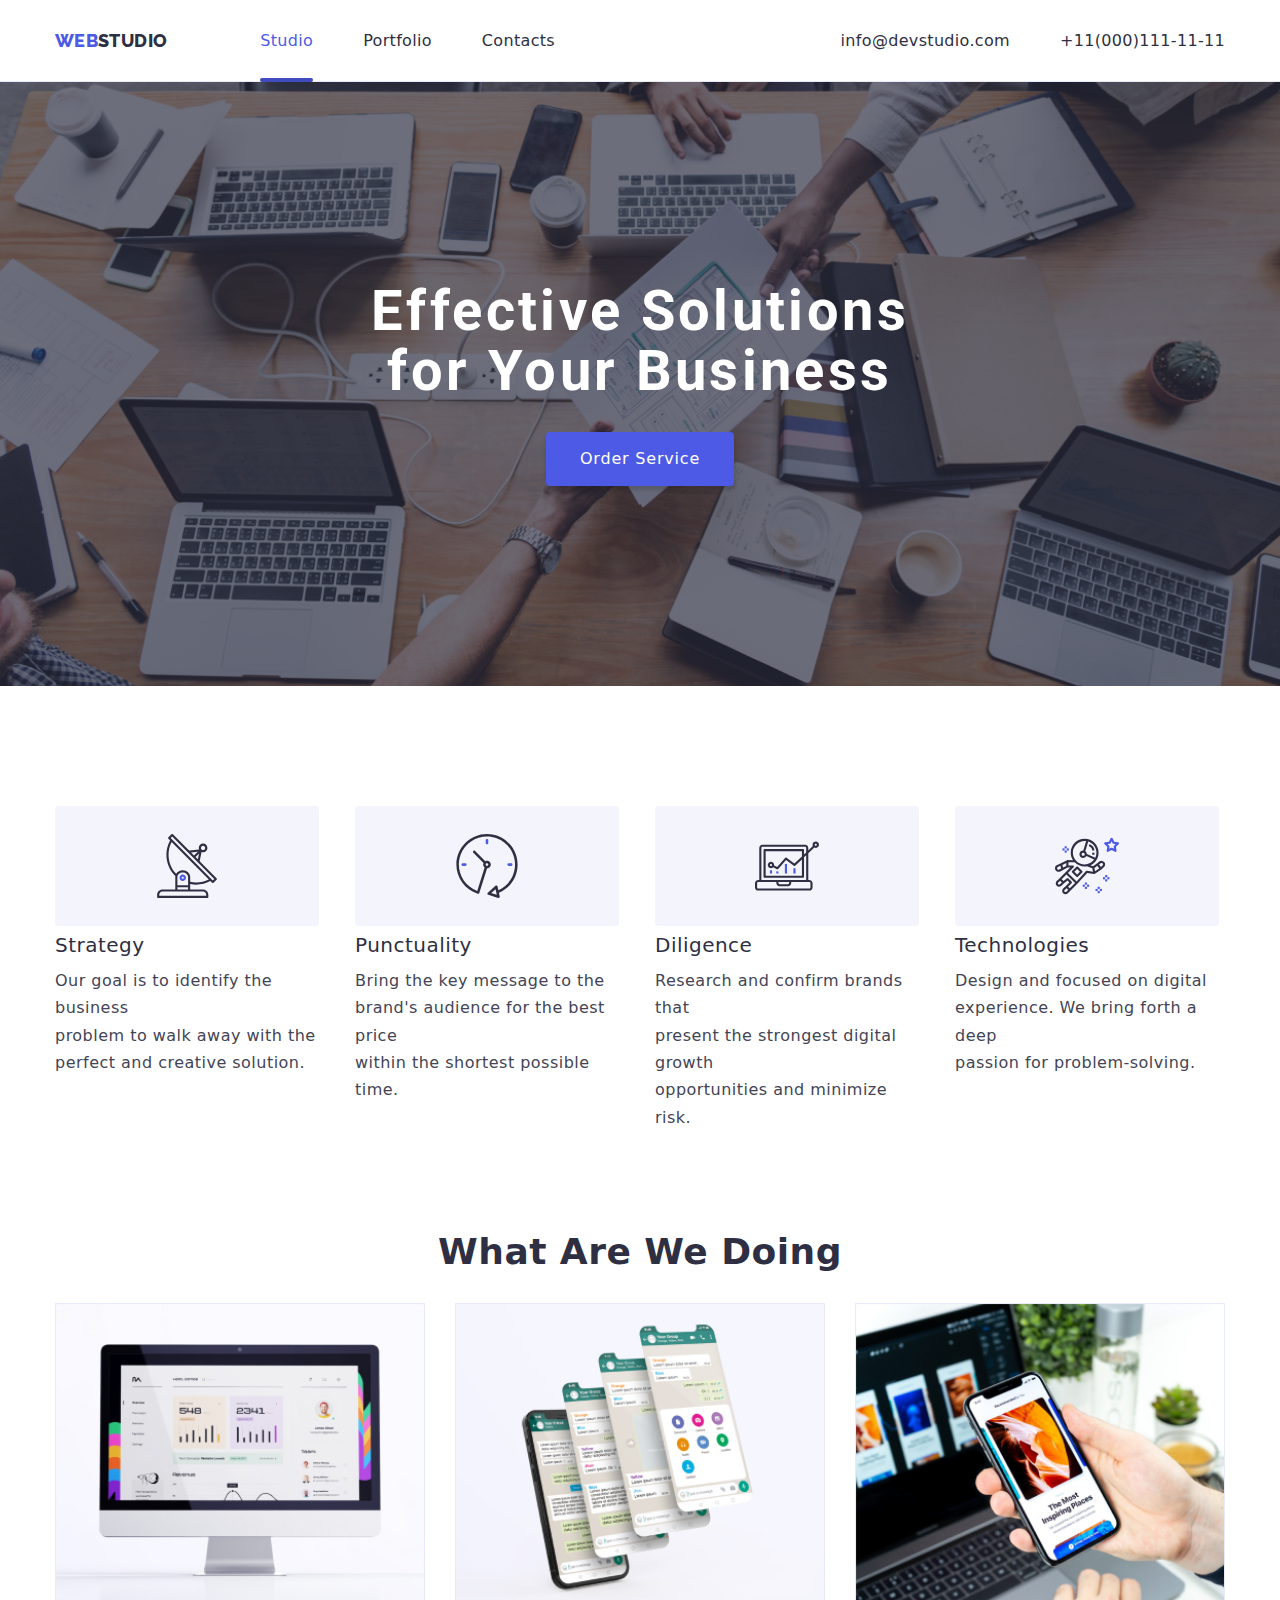
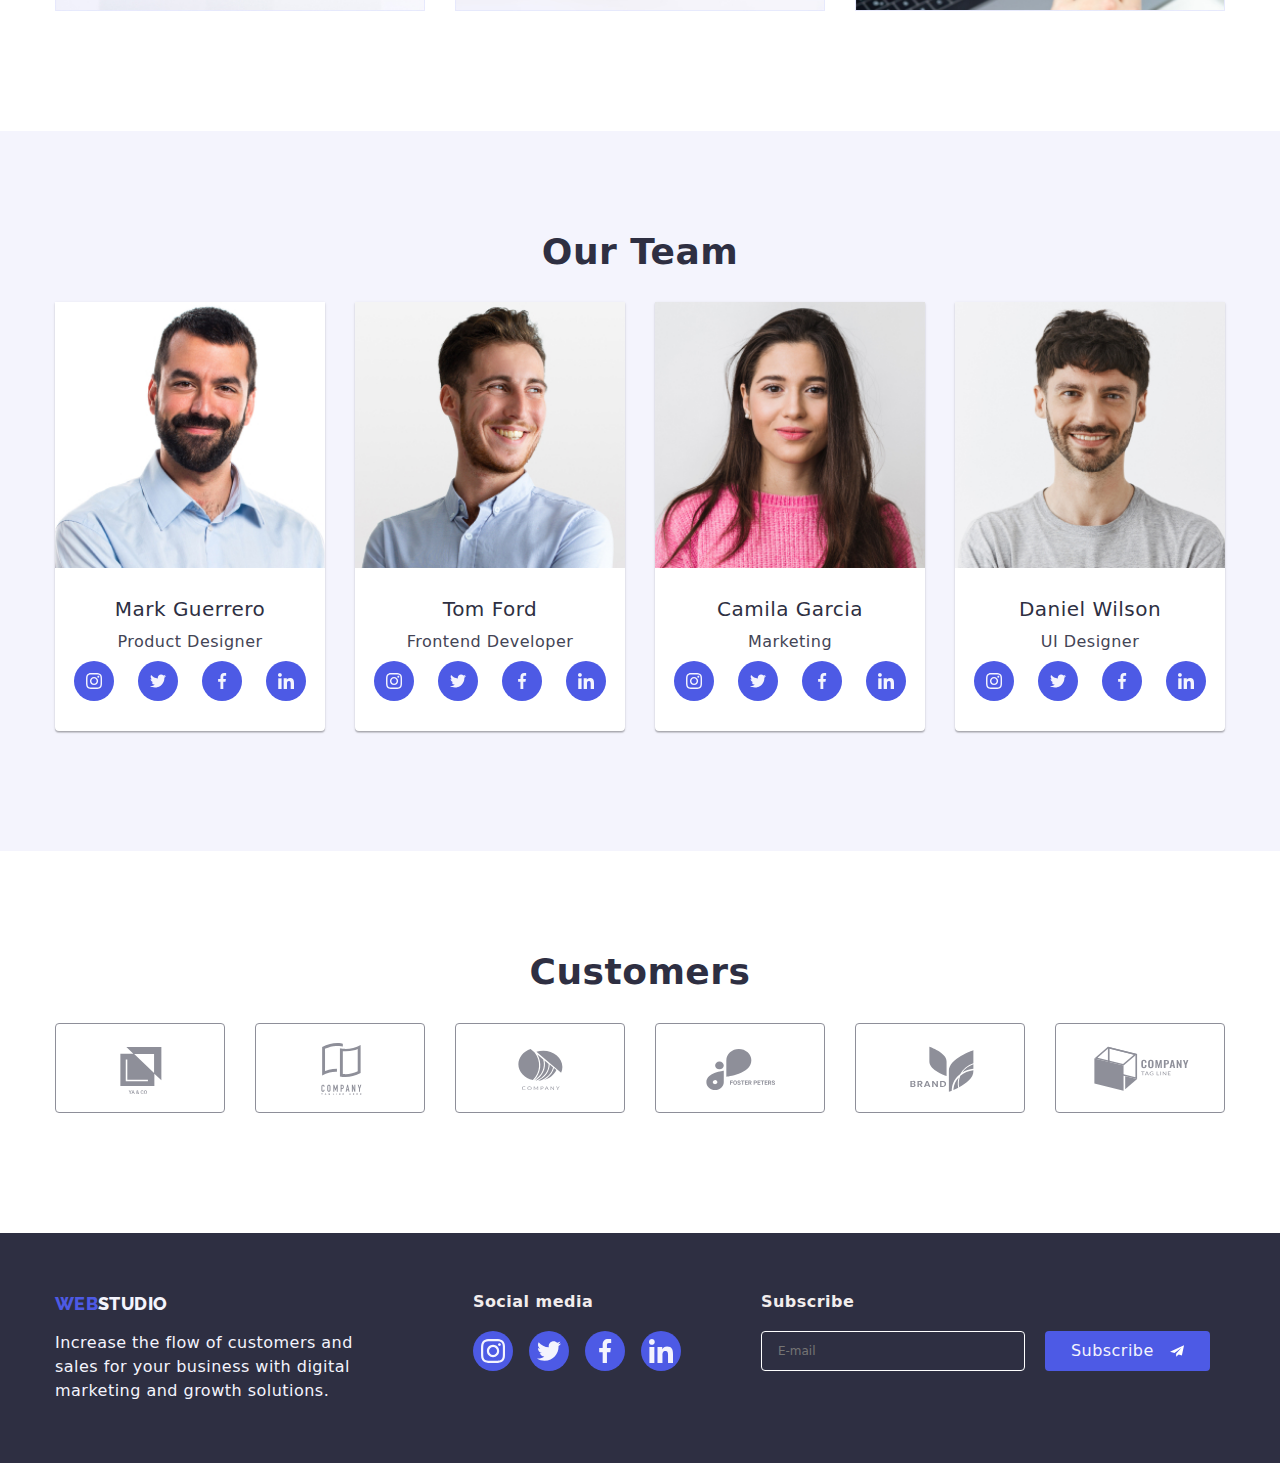
<file: index.html>
<!DOCTYPE html>
<html lang="en">
  <head>
    <meta charset="UTF-8" />
    <meta name="viewport" content="width=device-width, initial-scale=1.0" />
    <title>Studio</title>
    <link rel="stylesheet" href="./CSS/styles.css" />
    <link rel="preconnect" href="https://fonts.googleapis.com" />
    <link rel="preconnect" href="https://fonts.gstatic.com" crossorigin />
    <link
      href="https://fonts.googleapis.com/css2?family=Raleway:wght@800&family=Roboto:wght@400;500;700;900&display=swap"
      rel="stylesheet"
    />
    <link
      rel="stylesheet"
      href="https://cdnjs.cloudflare.com/ajax/libs/modern-normalize/2.0.0/modern-normalize.min.css"
    />
  </head>
  <body>
    <header class="page-header">
      <div class="container menu">
        <!--nav-->
        <nav class="navigation">
          <a href="./index.html" class="logo-link"
            ><span class="logo">WEB</span><span class="studio">STUDIO</span></a
          >
          <ul class="nav-menu list">
            <li class="item">
              <a class="page current link" href="index.html">Studio</a>
            </li>
            <li class="item">
              <a class="page link" href="portfolio.html">Portfolio</a>
            </li>
            <li class="item">
              <a class="page link" href="#">Contacts</a>
            </li>
          </ul>
        </nav>
        <ul class="contacts-menu list">
          <li class="item">
            <a href="mailto:info@devstudiocom" class="contact link"
              >info@devstudio.com</a
            >
          </li>
          <li class="item">
            <a href="tel:+110001111111" class="contact link"
              >+11(000)111-11-11</a
            >
          </li>
        </ul>
      </div>
    </header>
    <!--Main Section-->
    <main>
      <!--section 1-->
      <section class="hero">
        <div class="container">
          <h1 class="hero-title">
            Effective Solutions<br />
            for Your Business
          </h1>
          <!--buttons-->
          <button type="button" class="button primary" data-modal-open>
            Order Service
          </button>
        </div>
      </section>
      <!--section 2-->
      <section class="section">
        <div class="container">
          <ul class="benefits list">
            <li class="item">
              <div class="icon">
                <svg class="antenna" width="64" height="64">
                  <use href="./images/icons.svg#antenna"></use>
                </svg>
              </div>
              <h3 class="title">Strategy</h3>
              <p class="description">
                Our goal is to identify the business<br />
                problem to walk away with the<br />
                perfect and creative solution.
              </p>
            </li>
            <li class="item">
              <div class="icon">
                <svg class="antenna" width="64" height="64">
                  <use href="./images/icons.svg#clock"></use>
                </svg>
              </div>
              <h3 class="title">Punctuality</h3>
              <p class="description">
                Bring the key message to the<br />
                brand's audience for the best price<br />
                within the shortest possible time.
              </p>
            </li>
            <li class="item">
              <div class="icon">
                <svg class="antenna" width="64" height="64">
                  <use href="./images/icons.svg#diagram"></use>
                </svg>
              </div>
              <h3 class="title">Diligence</h3>
              <p class="description">
                Research and confirm brands that<br />
                present the strongest digital growth<br />
                opportunities and minimize risk.
              </p>
            </li>
            <li class="item">
              <div class="icon">
                <svg class="antenna" width="64" height="64">
                  <use href="./images/icons.svg#astronaut"></use>
                </svg>
              </div>
              <h3 class="title">Technologies</h3>
              <p class="description">
                Design and focused on digital<br />
                experience. We bring forth a deep<br />
                passion for problem-solving.
              </p>
            </li>
          </ul>
        </div>
      </section>
      <!--section 3-->
      <section class="section no-top-padding">
        <div class="container">
          <h2 class="section-title">What Are We Doing</h2>
          <ul class="what-we-do list">
            <li class="item">
              <img
                src="./images/img-monitor.jpg"
                alt="monitor"
                width="370"
                height="294"
                class="image"
              />
            </li>
            <li class="item">
              <img
                src="./images/img-mobile-1.jpg"
                alt="mobile-1"
                width="370"
                height="294"
                class="image"
              />
            </li>
            <li class="item">
              <img
                src="./images/img-mobile-2.jpg"
                alt="mobile-2"
                width="370"
                height="294"
                class="image"
              />
            </li>
          </ul>
        </div>
      </section>
      <!--section 4-->
      <section class="section bg-team">
        <div class="container">
          <h2 class="section-title">Our Team</h2>
          <ul class="team list">
            <li class="item">
              <img
                src="./images/img-mark.jpg"
                alt="Mark"
                width="270"
                height="260"
                class="image"
              />
              <h3 class="name">Mark Guerrero</h3>
              <p class="position">Product Designer</p>
              <ul class="social-team list">
                <li class="icon-item">
                  <a
                    class="link"
                    href="https://instagram.com/"
                    target="_blank"
                    rel="noopener noreferrer"
                    aria-label="Link to Instagram"
                    ><svg class="team-icon" width="16" height="16">
                      <use href="./images/icons.svg#instagram"></use>
                    </svg>
                  </a>
                </li>
                <li class="icon-item">
                  <a
                    class="link"
                    href="https://twitter.com/"
                    target="_blank"
                    rel="noopener noreferrer"
                    aria-label="Link to Twitter"
                    ><svg class="team-icon" width="16" height="16">
                      <use href="./images/icons.svg#twitter"></use>
                    </svg>
                  </a>
                </li>
                <li class="icon-item">
                  <a
                    class="link"
                    href="https://facebook.com/"
                    target="_blank"
                    rel="noopener noreferrer"
                    aria-label="Link to Facebook"
                    ><svg class="team-icon" width="16" height="16">
                      <use href="./images/icons.svg#facebook"></use>
                    </svg>
                  </a>
                </li>
                <li class="icon-item">
                  <a
                    class="link"
                    href="https://linkedin.com/"
                    target="_blank"
                    rel="noopener noreferrer"
                    aria-label="Link to Linkedin"
                    ><svg class="team-icon" width="16" height="16">
                      <use href="./images/icons.svg#linkedin"></use>
                    </svg>
                  </a>
                </li>
              </ul>
            </li>
            <li class="item">
              <img
                src="./images/img-tom.jpg"
                alt="Tom"
                width="270"
                height="260"
                class="image"
              />
              <h3 class="name">Tom Ford</h3>
              <p class="position">Frontend Developer</p>
              <ul class="social-team list">
                <li class="icon-item">
                  <a
                    class="link"
                    href="https://instagram.com/"
                    target="_blank"
                    rel="noopener noreferrer"
                    aria-label="Link to Instagram"
                    ><svg class="team-icon" width="16" height="16">
                      <use href="./images/icons.svg#instagram"></use>
                    </svg>
                  </a>
                </li>
                <li class="icon-item">
                  <a
                    class="link"
                    href="https://twitter.com/"
                    target="_blank"
                    rel="noopener noreferrer"
                    aria-label="Link to Twitter"
                    ><svg class="team-icon" width="16" height="16">
                      <use href="./images/icons.svg#twitter"></use>
                    </svg>
                  </a>
                </li>
                <li class="icon-item">
                  <a
                    class="link"
                    href="https://facebook.com/"
                    target="_blank"
                    rel="noopener noreferrer"
                    aria-label="Link to Facebook"
                    ><svg class="team-icon" width="16" height="16">
                      <use href="./images/icons.svg#facebook"></use>
                    </svg>
                  </a>
                </li>
                <li class="icon-item">
                  <a
                    class="link"
                    href="https://linkedin.com/"
                    target="_blank"
                    rel="noopener noreferrer"
                    aria-label="Link to Linkedin"
                    ><svg class="team-icon" width="16" height="16">
                      <use href="./images/icons.svg#linkedin"></use>
                    </svg>
                  </a>
                </li>
              </ul>
            </li>
            <li class="item">
              <img
                src="./images/img-camila.jpg"
                alt="Camila"
                width="270"
                height="260"
                class="image"
              />
              <h3 class="name">Camila Garcia</h3>
              <p class="position">Marketing</p>
              <ul class="social-team list">
                <li class="icon-item">
                  <a
                    class="link"
                    href="https://instagram.com/"
                    target="_blank"
                    rel="noopener noreferrer"
                    aria-label="ink to Instagram"
                    ><svg class="team-icon" width="16" height="16">
                      <use href="./images/icons.svg#instagram"></use>
                    </svg>
                  </a>
                </li>
                <li class="icon-item">
                  <a
                    class="link"
                    href="https://twitter.com/"
                    target="_blank"
                    rel="noopener noreferrer"
                    aria-label="Link to Twitter"
                    ><svg class="team-icon" width="16" height="16">
                      <use href="./images/icons.svg#twitter"></use>
                    </svg>
                  </a>
                </li>
                <li class="icon-item">
                  <a
                    class="link"
                    href="https://facebook.com/"
                    target="_blank"
                    rel="noopener noreferrer"
                    aria-label="Link to Facebook"
                    ><svg class="team-icon" width="16" height="16">
                      <use href="./images/icons.svg#facebook"></use>
                    </svg>
                  </a>
                </li>
                <li class="icon-item">
                  <a
                    class="link"
                    href="https://linkedin.com/"
                    target="_blank"
                    rel="noopener noreferrer"
                    aria-label="Link to Linkedin"
                    ><svg class="team-icon" width="16" height="16">
                      <use href="./images/icons.svg#linkedin"></use>
                    </svg>
                  </a>
                </li>
              </ul>
            </li>
            <li class="item">
              <img
                src="./images/img-daniel.jpg"
                alt="Daniel"
                width="270"
                heigh="260"
                class="image"
              />
              <h3 class="name">Daniel Wilson</h3>
              <p class="position">UI Designer</p>
              <ul class="social-team list">
                <li class="icon-item">
                  <a
                    class="link"
                    href="https://instagram.com/"
                    target="_blank"
                    rel="noopener noreferrer"
                    aria-label="Link to Instagram"
                    ><svg class="team-icon" width="16" height="16">
                      <use href="./images/icons.svg#instagram"></use>
                    </svg>
                  </a>
                </li>
                <li class="icon-item">
                  <a
                    class="link"
                    href="https://twitter.com/"
                    target="_blank"
                    rel="noopener noreferrer"
                    aria-label="Link to Twitter"
                    ><svg class="team-icon" width="16" height="20">
                      <use href="./images/icons.svg#twitter"></use>
                    </svg>
                  </a>
                </li>
                <li class="icon-item">
                  <a
                    class="link"
                    href="https://facebook.com/"
                    target="_blank"
                    rel="noopener noreferrer"
                    aria-label="Link to Facebook"
                    ><svg class="team-icon" width="16" height="20">
                      <use href="./images/icons.svg#facebook"></use>
                    </svg>
                  </a>
                </li>
                <li class="icon-item">
                  <a
                    class="link"
                    href="https://linkedin.com/"
                    target="_blank"
                    rel="noopener noreferrer"
                    aria-label="Lin to Linkedin"
                    ><svg class="team-icon" width="16" height="16">
                      <use href="./images/icons.svg#linkedin"></use>
                    </svg>
                  </a>
                </li>
              </ul>
            </li>
          </ul>
        </div>
      </section>
      <!--section 5-->
      <section class="section">
        <div class="container">
          <h2 class="section-title">Customers</h2>
          <ul class="partners list">
            <li class="item">
              <a href class="link" aria-label="Client 1">
                <svg class="client-icon" width="104" height="56">
                  <use href="./images/icons.svg#client-1"></use>
                </svg>
              </a>
            </li>
            <li class="item">
              <a href class="link" aria-label="Client 2">
                <svg class="client-icon" width="104" height="56">
                  <use href="./images/icons.svg#client-2"></use>
                </svg>
              </a>
            </li>
            <li class="item">
              <a href class="link" aria-label="Client 3">
                <svg class="client-icon" width="104" height="56">
                  <use href="./images/icons.svg#client-3"></use>
                </svg>
              </a>
            </li>
            <li class="item">
              <a href class="link" aria-label="Client 4">
                <svg class="client-icon" width="104" height="56">
                  <use href="./images/icons.svg#client-4"></use>
                </svg>
              </a>
            </li>
            <li class="item">
              <a href class="link" aria-label="Client 5">
                <svg class="client-icon" width="104" height="56">
                  <use href="./images/icons.svg#client-5"></use>
                </svg>
              </a>
            </li>
            <li class="item">
              <a href class="link" aria-label="Client 6">
                <svg class="client-icon" width="104" height="56">
                  <use href="./images/icons.svg#client-6"></use>
                </svg>
              </a>
            </li>
          </ul>
        </div>
      </section>
      <!--footer-->
    </main>
    <footer class="page-footer">
      <div class="container">
        <!--Main Footer-->
        <div class="footer">
          <!--Footer section 1-->
          <div class="footer-address">
            <a href="index.html" class="logo-link"
              ><span class="logo">WEB</span
              ><span class="studio-footer">STUDIO</span>
            </a>
            <p class="footer-description">
              Increase the flow of customers and <br />
              sales for your business with digital<br />
              marketing and growth solutions.
            </p>
          </div>
          <!--Footer Section 2-->
          <div class="footer-block link">
            <b class="footer-heading">Social media</b>
            <ul class="social-footer list">
              <li class="icon-item">
                <a
                  class="link"
                  href="https://instagram.com/"
                  target="_blank"
                  rel="noopener noreferrer"
                  aria-label="Link to Instagram"
                  ><svg class="team-icon" width="24" height="24">
                    <use href="./images/icons.svg#instagram"></use>
                  </svg>
                </a>
              </li>
              <li class="icon-item">
                <a
                  class="link"
                  href="https://twitter.com/"
                  target="_blank"
                  rel="noopener noreferrer"
                  aria-label="Link to Twitter"
                  ><svg class="team-icon" width="24" height="24">
                    <use href="./images/icons.svg#twitter"></use>
                  </svg>
                </a>
              </li>
              <li class="icon-item">
                <a
                  class="link"
                  href="https://facebook.com/"
                  target="_blank"
                  rel="noopener noreferrer"
                  aria-label="Link to Facebook"
                  ><svg class="team-icon" width="24" height="24">
                    <use href="./images/icons.svg#facebook"></use>
                  </svg>
                </a>
              </li>
              <li class="icon-item">
                <a
                  class="link"
                  href="https://linkedin.com/"
                  target="_blank"
                  rel="noopener noreferrer"
                  aria-label="Link to Linkedin"
                  ><svg class="team-icon" width="24" height="24">
                    <use href="./images/icons.svg#linkedin"></use>
                  </svg>
                </a>
              </li>
            </ul>
          </div>
          <!--Footer Section 3-->
          <div class="footer-subs">
            <b class="footer-heading-2">Subscribe</b>
            <form class="footer-email-1">
              <label>
                <input
                  type="email"
                  name="email"
                  class="footer-email"
                  placeholder="E-mail"
                  required
                />
                </label>
              <button type="submit" class="footer button">
                Subscribe
                <svg class="footer-sub" width="24" height="24">
                  <use href="./images/icons.svg#assets"></use>
                </svg>
              </button>
               </label>
            </form>
          </div>
        </div>
      </div>
    </footer>
    <div class="backdrop is-hidden" data-modal>
      <div class="modal">
        <b class="form-header">Leave your contacts and we will call you back</b>
        <div class="form-cont">
          <form
            name="signup_form"
            autocomplete="on"
            class="form-container"
            novalidate
          >
            <label class="label-form">
              <span class="input-name">Name</span>
              <input
                type="text"
                class="form-input"
                name="full_name"
                required
                class="name"
                required
              />
              <svg class="form-input-icon" width="18" height="18">
                <use href="./images/icons.svg#person"></use>
              </svg>
            </label>
            <label class="label-form">
              <span class="input-name">Phone</span>
              <input
                class="form-input"
                type="tel"
                name="phone"
                class="phone"
                required
              />
              <svg class="form-input-icon" width="18" height="24">
                <use href="./images/icons.svg#phone"></use>
              </svg>
            </label>
            <label class="label-form">
              <span class="input-name">Email</span>
              <input
                class="form-input"
                type="email"
                name="email"
                class="email"
                required
              />
              <svg class="form-input-icon" width="18" height="24">
                <use href="./images/icons.svg#email"></use>
              </svg>
            </label>
            <label class="label-form-comment">
              <span class="input-comment">Comment</span>
              <textarea required
                name="comment"
                class="form-input-comment"
                type="comment"
                rows="5"
                placeholder="Text input...."
                class="comment"
              ></textarea>
            </label>
            <label class="agree-check" for="user-terms">
              <input
                class="checkmark"
                id="checkbox2"
                type="checkbox"
                name="user-terms"
              />
              <svg class="check-icon" width="16" height="16">
                <use href="./images/icons.svg#check-icon"></use>
              </svg>
              <span>
                I accept the terms and conditions of the
                <a class="privacy" href="#">Privacy Policy </a></span
              >
            </label>
            <div class="form-button">
              <button type="submit" class="button form">Send</button>
            </div>
          </form>
          <button type="submit" class="modal-close" data-modal-close>
            <svg class="modal-close-icon" width="8" height="8">
              <use href="./images/icons.svg#close"></use>
            </svg>
          </button>
        </div>
      </div>
      <script src="./js/modal.js"></script>
    </div>
  </body>
</html>
</file>
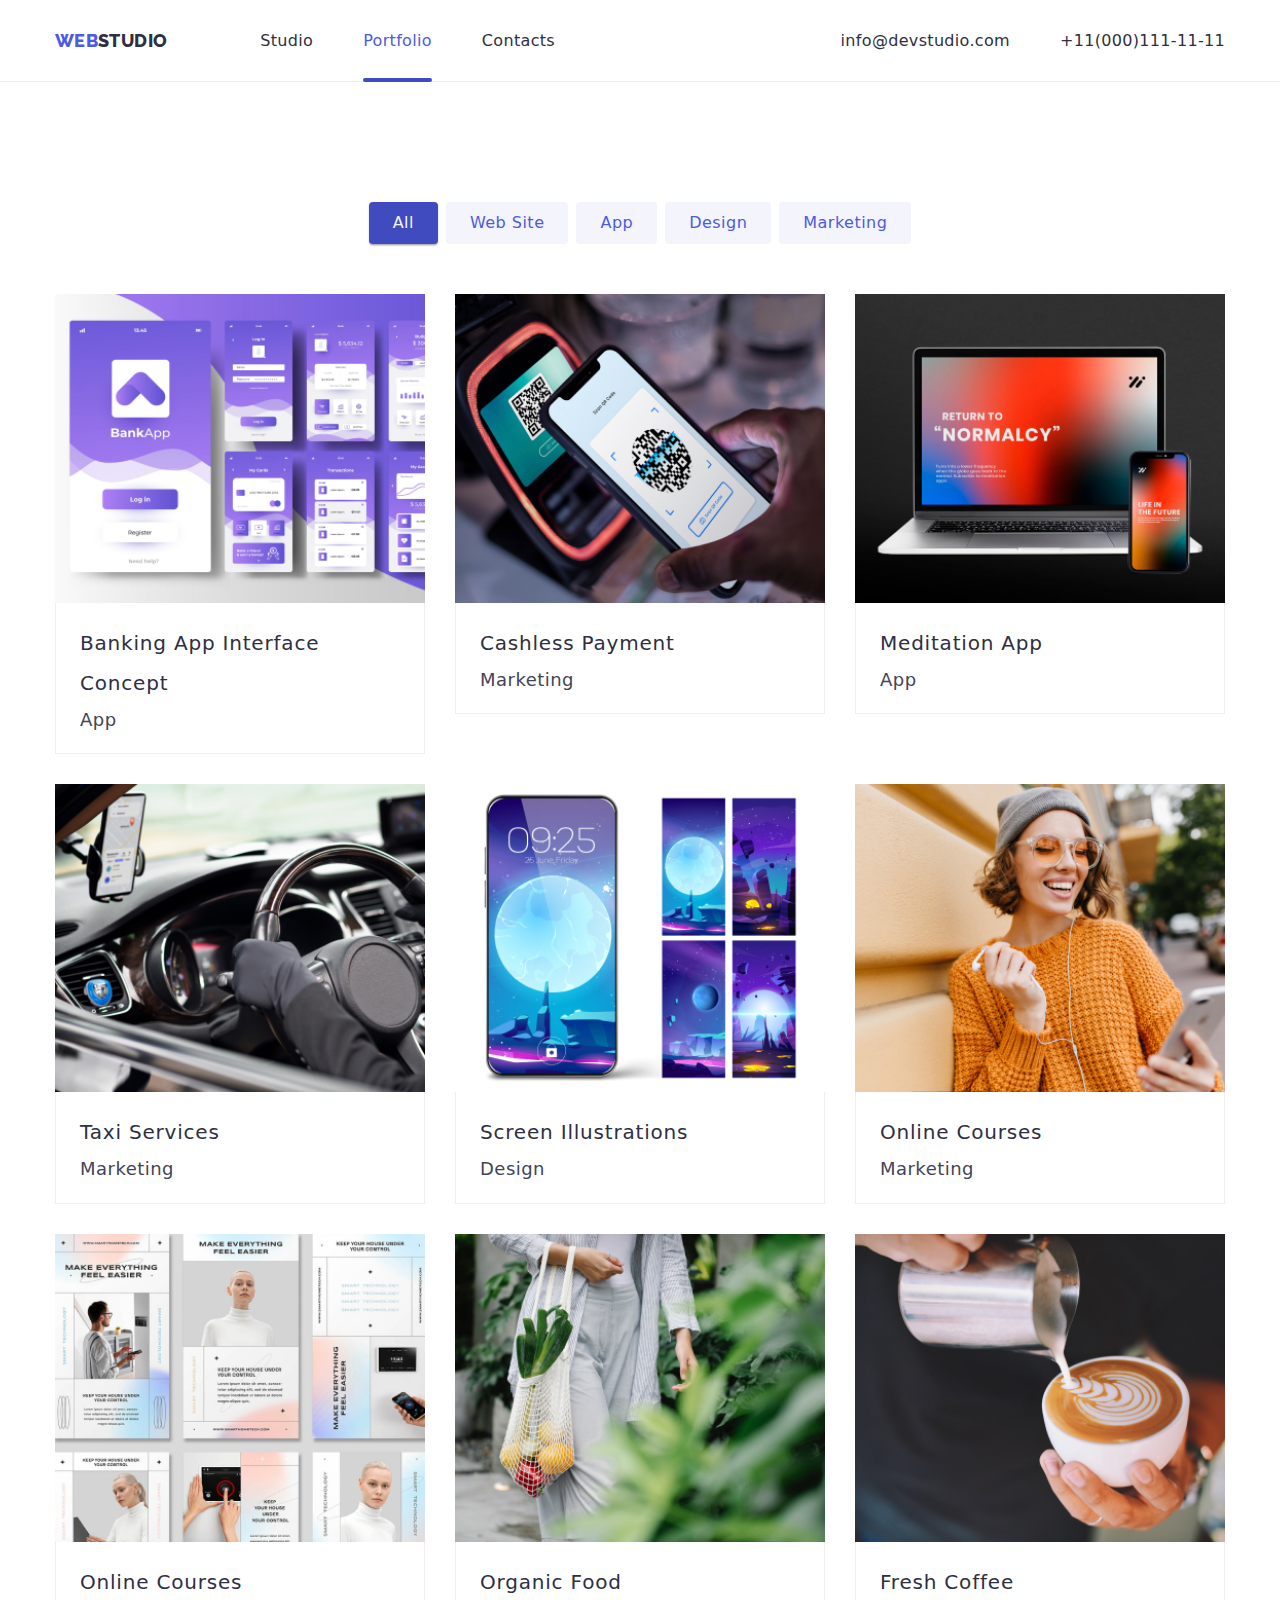
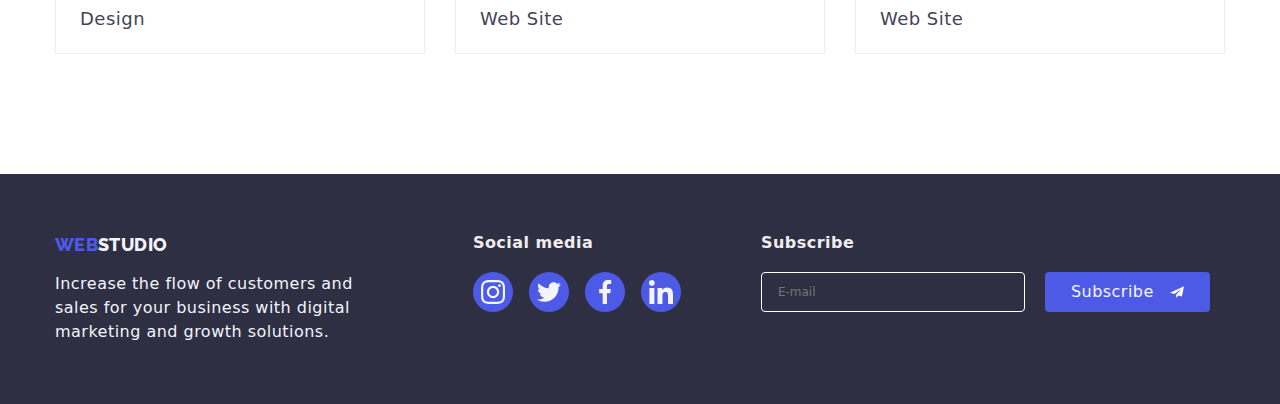
<file: portfolio.html>
<!DOCTYPE html>
<html lang="en">
  <head>
    <meta charset="UTF-8" />
    <meta name="viewport" content="width=device-width, initial-scale=1.0" />
    <title>Portfolio</title>
    <link rel="stylesheet" href="./CSS/styles.css" />
    <link rel="preconnect" href="https://fonts.googleapis.com" />
    <link rel="preconnect" href="https://fonts.gstatic.com" crossorigin />
    <link
      href="https://fonts.googleapis.com/css2?family=Raleway:wght@800&family=Roboto:wght@400;500;700;900&display=swap"
      rel="stylesheet"
/>
    <link
      rel="stylesheet"
      href="https://cdnjs.cloudflare.com/ajax/libs/modern-normalize/2.0.0/modern-normalize.min.css"
    />
  </head>
  <body>
    <header class="page-header">
        <div class="container menu">
      <!--nav-->
      <nav class="navigation">
        <a href="./index.html" class="logo-link"
          ><span class="logo">WEB</span><span class="studio">STUDIO</span></a
        >
        <ul class="nav-menu list">
          <li class="item">
            <a class="page link" href="index.html">Studio</a>
          </li>
          <li class="item">
            <a class="page current link" href="portfolio.html">Portfolio</a>
          </li>
          <li class="item">
            <a class="page link" href="#">Contacts</a>
          </li>
        </ul>
      </nav>
      <ul class="contacts-menu list">
        <li class="item">
          <a href="mailto:info@devstudiocom" class="contact link">info@devstudio.com</a>
        </li>
        <li class="item">
          <a href="tel:+110001111111" class="contact link">+11(000)111-11-11</a>
        </li>
      </ul>
    </header>
    </section>
    <!--Main Section-->
        <main>
      <section class="section">
        <div class="container">
          <ul class="filters list">
            <!--buttons-->
            <li class="space">
              <button type="button" class="button filter current">All</button>
            </li>
            <li class="space">
              <button type="button" class="button filter">Web Site</button>
            </li>
            <li class="space">
              <button type="button" class="button filter">App</button>
            </li>
            <li class="space">
              <button type="button" class="button filter">Design</button>
            </li>
            <li class="space">
              <button type="button" class="button filter">Marketing</button>
            </li>
          </ul>
          <ul class="projects list">
            <li class="project-card">
               <div class="overlay">
                <a href="#" class="project link">
                <img
                  src="./images/portfolio-img-bank.jpg"
                    alt="Banking App Interface"
                       width="370"
                       height="300"
                       class="image"
                />
                   <p class="text-content">14 Stylish and User-Friendly App Design<br>
                                            Concepts • Task Manager App • Calorie<br>
                                            Tracker App • Exotic Fruit Ecommerce<br>
                                            App • Cloud Storage App</p> 
                </div>
                <div class="substrate">
                <h3 class="name">Banking App Interface Concept</h3>
                <p class="type">App</p>
                 </div>
              </a>
            </li>
             <li class="project-card">
                  <div class="overlay">
                    <a href="#" class="project link">
                      <img
                      src="./images/img-portfolio-cash.jpg"
                      alt="Banking App Interface"
                        width="370"
                        height="300"
                        class="image"
                      />
                    <p class="text-content">14 Stylish and User-Friendly App Design<br>
                                            Concepts • Task Manager App • Calorie<br>
                                            Tracker App • Exotic Fruit Ecommerce<br>
                                            App • Cloud Storage App</p> 
                  </div>
                  <div class="substrate">
                  <h3 class="name">Cashless Payment</h3>
                  <p class="type">Marketing</p>
                   </div>
                  </a>
              </li>
            <li class="project-card">
              <div class="overlay"> 
               <a href="#" class="project link">
                <img
                    src="./images/img-portfolio-meditation.jpg"
                    alt="Banking App Interface"
                    width="370"
                    height="300"
                    class="image"
                    />
                    <p class="text-content">14 Stylish and User-Friendly App Design<br>
                                          Concepts • Task Manager App • Calorie<br>
                                          Tracker App • Exotic Fruit Ecommerce<br>
                                          App • Cloud Storage App</p> 
                </div>
                <div class="substrate">
                  <h3 class="name">Meditation App</h3>
                  <p class="type">App</p>
                   </div>
                </a>
            </li>
              <li class="project-card">
                <div class="overlay">
                  <a href="#" class="project link">
                   <img
                    src="./images/img-porfolio-taxi.jpg"
                      alt="Banking App Interface"
                        width="370"
                        height="300"
                        class="image"
                       />
                    <p class="text-content">14 Stylish and User-Friendly App Design<br>
                                          Concepts • Task Manager App • Calorie<br>
                                          Tracker App • Exotic Fruit Ecommerce<br>
                                          App • Cloud Storage App</p> 
                                      </div>
                <div class="substrate">
                    <h3 class="name">Taxi Services</h3>
                     <p class="type">Marketing</p>
                      </div>
                    </a>
            </li>
                <li class="project-card">
                  <div class="overlay">
                    <a href="#" class="project link">
                      <img
                       src="./images/img-portfolio-screen.jpg"
                         alt="Banking App Interface"
                            width="370"
                            height="300"
                            class="image"
                    />
                    <p class="text-content">14 Stylish and User-Friendly App Design<br>
                                          Concepts • Task Manager App • Calorie<br>
                                          Tracker App • Exotic Fruit Ecommerce<br>
                                          App • Cloud Storage App</p> 
                                      </div>
                <div class="substrate">
                <h3 class="name">Screen Illustrations</h3>
                <p class="type">Design</p>
                </div>
                </a>
            </li>
              <li class="project-card">
                <div class="overlay">
                  <a href="#" class="project link">
                    <img
                      src="./images/img-portfolio-courses.jpg"
                      alt="Banking App Interface"
                      width="370"
                      height="300"
                      class="image"
                  />
                  <p class="text-content">14 Stylish and User-Friendly App Design<br>
                                              Concepts • Task Manager App • Calorie<br>
                                              Tracker App • Exotic Fruit Ecommerce<br>
                                              App • Cloud Storage App</p> 
                                        </div>
                  <div class="substrate">
                  <h3 class="name">Online Courses</h3>
                  <p class="type">Marketing</p>
                   </div>
                 </a>
            </li>
              <li class="project-card">
                <div class="overlay">
                  <a href="#" class="project link">
                    <img
                      src="./images/img-portfolio-ig-stories.png"
                        alt="Banking App Interface"
                        width="370"
                        height="300"
                        class="image"
                 /> 
                  <p class="text-content">14 Stylish and User-Friendly App Desi
                                      Concepts • Task Manager App • Calorie<br>
                                      Tracker App • Exotic Fruit Ecommerce<br>
                                      App • Cloud Storage App</p> 
                                    </div>
                    <div class="substrate">                
                    <h3 class="name">Online Courses</h3>
                    <p class="type">Design</p>
                     </div>
                </a>
              </li>
             <li class="project-card">
               <div class="overlay">
                <a href="#" class="project link">
                  <img
                     src="./images/img-portfolio-organic.jpg"
                      alt="Banking App Interface"
                      width="370"
                      height="300"
                      class="image"
                     />
                <p class="text-content">14 Stylish and User-Friendly App Desi
                                      Concepts • Task Manager App • Calorie<br>
                                      Tracker App • Exotic Fruit Ecommerce<br>
                                      App • Cloud Storage App</p> 
                                    </div>
                  <div class="substrate">                 
                  <h3 class="name">Organic Food</h3>
                  <p class="type">Web Site</p>
                  </div> 
                </a>
            </li>
          <li class="project-card">
            <div class="overlay">
              <a href="#" class="project link">
                <img
                  src="./images/img-portfolio-coffee.jpg"
                  alt="Banking App Interface"
                  width="370"
                  height="300"
                  class="image"
                />
                <p class="text-content">14 Stylish and User-Friendly App Desi
                                      Concepts • Task Manager App • Calorie<br>
                                      Tracker App • Exotic Fruit Ecommerce<br>
                                      App • Cloud Storage App</p> 
                                    </div>
              <div class="substrate">
                  <h3 class="name">Fresh Coffee</h3>
                  <p class="type">Web Site</p>
                  </div> 
                </a>
            </li>
          </ul>
        </div>
      </section>
      <!--section-->
    </main>
    <!--footer-->
    <footer class="page-footer">
  <div class="container">
    <!--Main Footer-->
    <div class="footer">
      <!--Footer section 1-->
      <div class="footer-address">
        <a href="index.html" class="logo-link"
          ><span class="logo">WEB</span
          ><span class="studio-footer">STUDIO</span>
        </a>
        <p class="footer-description">
            Increase the flow of customers and <br />
            sales for your business with digital<br />
            marketing and growth solutions.
        </p>    
            </div>
    <!--Footer Section 2-->
    <div class="footer-block link">
      <b class="footer-heading">Social media</b>
      <ul class="social-footer list">
        <li class="icon-item">
          <a
            class="link"
            href="https://instagram.com/"
            target="_blank"
            rel="noopener noreferrer"
            aria-label="Link to Instagram"
            ><svg class="team-icon" width="24" height="24">
              <use href="./images/icons.svg#instagram"></use>
            </svg>
          </a>
        </li>
        <li class="icon-item">
          <a
            class="link"
            href="https://twitter.com/"
            target="_blank"
            rel="noopener noreferrer"
            aria-label="Link to Twitter"
            ><svg class="team-icon" width="24" height="24">
              <use href="./images/icons.svg#twitter"></use>
            </svg>
          </a>
        </li>
        <li class="icon-item">
          <a
            class="link"
            href="https://facebook.com/"
            target="_blank"
            rel="noopener noreferrer"
            aria-label="Link to Facebook"
            ><svg class="team-icon" width="24" height="24">
              <use href="./images/icons.svg#facebook"></use>
            </svg>
          </a>
        </li>
        <li class="icon-item">
          <a
            class="link"
            href="https://linkedin.com/"
            target="_blank"
            rel="noopener noreferrer"
            aria-label="Liunk to Linkedin"
            ><svg class="team-icon" width="24" height="24">
              <use href="./images/icons.svg#linkedin"></use>
            </svg>
          </a>
        </li>
      </ul>
    </div>
      <!--Footer Section 3-->
        <div class="footer-subs">
          <b class="footer-heading-2">Subscribe</b>
          <form class="footer-email-1">
            <label>
              <input
                type="email"
                name="email"
                class="footer-email"
                placeholder="E-mail"
                required
                autofocus
              />
              </label>
            <button type="submit" class="footer button">
              Subscribe
              <svg class="footer-sub" width="24" height="24">
                <use href="./images/icons.svg#assets"></use>
              </svg>
            </button>
             </label>
          </form>
   </div>
  </div>
</div>
</footer>
</body>
</html>
</file>
<file: CSS/styles.css>
:root {
    --iriscolor: #4d5ae5;
    --navyblue: #2E2F42;
    --navcolor: black;
    --oceancolor: #404bbf;
    --whitecolor: white;
    --slatecolor: #434455;
    --ashwhite: rgb(242, 237, 237);
    --cloud: #f4f4fd;
    --cornflower: #e7e9fc;
    --primary-background-color: rgba(46, 47, 66, 0.70);
    --lightslate: #8E8F99;
    --green: #31d0aa;
    --BG: #d3dbde;
    --blue: rgb(10.9,135.9,235,0.8);
    --black: rgba(0, 0, 0, 0.1);
    --modalBG: #fcfcfc;
     
}

/*CSS RESET*/
p,
h1,
h2,
h3,
h4,
h5,
h6 {
    margin: 0;
}
html{
    box-sizing: border-box;
}
.list {
    text-decoration: none;
    list-style: none;
    margin: 0;
    padding: 0;
}

img {
    display: block;
    max-width: 100%;
    height: auto;
}
*,
*::after,
*::before {
    box-sizing: inherit;
}
.link {
    text-decoration: none;
    color: inherit;
}

/*END OF CSS RESET*/
body {
    font-family: "Roboto", sans-serif;
    letter-spacing: 0.03em;
    color: var(--slatecolor);
    font-size: 16px;
    background-color: var(--whitecolor);
}

.page-header {
    border-bottom: .1px solid var(--cornflower);
}
.container-menu {}

.logo-link {
    text-decoration: none;
    font-family: 'Raleway', sans-serif;
    font-size: 18px;
    line-height: 1.17;
    font-weight: 800;
    letter-spacing: 0.02em;
}

.logo {
    color: var(--iriscolor);
}

.studio {
    color: var(--navyblue);
}
.navigation {
}

.nav-menu .page,
.contacts-menu .contact {
    color: var(--navyblue);
    font-size: 16px;
    text-decoration: none;
    font-weight: 500;
    line-height: 1.15;
    letter-spacing: 0.02em;
    display: block;
    padding-top: 32px;
    padding-bottom: 31px;
    transition: color 250ms ease-in-out;
}
.nav-menu {
    margin-left: 93px;
}
.nav-menu .item:not(:last-child),
.contacts-menu .item:not(:last-child) {
    margin-right: 50px;
}
.contacts-menu {
    margin-left: auto;
}

.nav-menu .page {
    position: relative;
}
.page {
    position: relative;
}

.nav-menu .page::after {
    content: "";
    position: absolute;
    left: 0;
    height: 4px;
    bottom: -1px;
    width: 0;
    border-radius: 2px;
    transition: width 250ms ease-in-out, background-color 250ms ease-in-out,
                border 250ms ease-in-out;  
}
.nav-menu .page.current::after {
    width: 100%;
    background-color: var(--oceancolor);
    border: 2px solid var(--oceancolor);
}
.nav-menu .page:hover,
.nav-menu .page:focus,
.nav-menu .page.current,
.contacts-menu .contact:hover,
.contacts-menu .contact .link:focus {
    color: var(--iriscolor);
}
.nav-menu .page:hover:after,
.nav-menu .page:focus::after {
    border: 2px solid var(--oceancolor);
    background-color: var(--oceancolor);
    width: 100%;
}
.contacts-menu .contact {
    font-weight: 400;
}
.menu,
.navigation,
.nav-menu,
.contacts-menu {
    display: flex;
    align-items: center;
}
.hero {
    background-image: url(../images/Dark-bg.png), url(../images/people-office-1.jpg),
    linear-gradient(rgba(46, 47, 66, 0.7), rgba(46, 47, 66, 0.7));
    background-size: cover;
    background-position: center, center;
    background-repeat: no-repeat, no-repeat;
    padding: 200px 0px;
    text-align: center;
}
.hero-title {
    color: var(--whitecolor);
    font-family: 'Roboto', sans-serif;
    font-size: 56px;
    line-height: 1.07;
    font-weight: 700;
    letter-spacing: 0.06em;
    margin-bottom: 30px;
}
.button {
    cursor: pointer;
    border-color: transparent;
    letter-spacing: 0.03em;
    font-size: 16px;
    font-family: inherit;
    border-radius: 4px;
    transition: color 250ms ease-in-out, background-color 250ms ease-in-out, box-shdow 250ms ease-in-out;
}

.button.primary {
    background-color: var(--iriscolor);
    color: var(--whitecolor);
    font-size: 16px;
    font-family: inherit;
    line-height: 1.87;
    letter-spacing: 0.05em;
    font-weight: 500;
    padding: 10px 32px;
    box-shadow: 0px 4px 4px rgba(0,0,0,0.15);
}

.button.primary:hover,
.button.primary:focus {
    background-color: var(--oceancolor);
    box-shadow: 0px 1px 3px rgba(0, 0, 0, 0.12), 0px 1px 1px rgba(0, 0, 0, 0.14),
            0px 2px 1px rgba(0, 0, 0, 0.12);
}

.button.filter {
    background-color: var(--cloud);
    color: var(--iriscolor);
    font-weight: 500;
    line-height: 1.62;
    padding: 6px 22px;
    transition: background-color 250ms ease-in-out, color 250ms ease-in-out,
                box-shadow  250ms ease-in-out;
}

.button.filter:hover,
.button.filter:focus,
.button.filter.current {
    background-color: var(--oceancolor);
    color: var(--cloud);
    box-shadow: 0px 1px 3px rgba(0, 0, 0, 0.12), 0px 1px 1px rgba(0, 0, 0, 0.14),
            0px 2px 1px rgba(0, 0, 0, 0.12);
}
.filters {
    display: flex;
    justify-content: center;
    margin-bottom: 50px;  
}
.filters .space + .space {
    margin-left: 8px;
}
.benefits { 
    display: flex;
    flex-wrap: wrap;
    margin-left: -30px;
    margin-top: -30px;
}
.benefits .item {
    flex-basis: calc(100% / 4 - 30px);
    margin-left: 30px;
    margin-top: 30px;
}
.benefits .icon {
    margin-bottom: 8px;
    width: 264px;
    height: 120px;
    display: flex;
    align-items: center;
    justify-content: center;
    background-color: var(--cloud);
    border-radius: 4px;

}

.benefits .description {
    color: var(--slatecolor);
    line-height: 1.71;
    font-size: 16px;
    font-weight: 400;
}

.benefits .title {
    font-size: 20px;
    font-weight: 500;
    color: var(--navyblue);
    line-height: 1.14;
    margin-bottom: 10px;
}
.section-title {
    text-align: center;
    color: var(--navyblue);
    font-size: 36px;
    font-weight: 700;
    line-height: 1.5px;
    margin-bottom: 50px;
}
.what-we-do {
    display: flex;
    flex-wrap: wrap;
    margin-left: -30px;
    margin-top: -30px;
}
.what-we-do .item {
    flex-basis: calc(100% / 3 - 30px);
    margin-left: 30px;
    margin-top: 30px;
}
.team {
    display: flex;
    flex-wrap: wrap;
    margin-left: -30px;
    margin-top: -30px;
}
.team .item {
    flex-basis: calc(100% / 4 - 30px);
    margin-left: 30px;
    margin-top: 30px;
    padding-bottom: 30px;
    background-color: var(--whitecolor);
    border-radius: 0px 0px 4px 4px;
    box-shadow: 0px 1px 3px rgba(0, 0, 0, 0.12), 0px 1px 1px rgba(0, 0, 0, 0.14),
            0px 2px 1px rgba(0, 0, 0, 0.12);
}
.team .name,
.team .position {
   line-height: 1.19;
   text-align: center;
}
.team .name {
    font-weight: 500;
    font-size: 20px;
    color: var(--navyblue);
    padding-top: 30px;
    padding-bottom: 10px;
}
.team .position {
    font-weight: 400;
    font-size: 16px;
    color: var(--slatecolor);
    padding-bottom: 10px;
}
.bg-team {
    background-color: var(--cloud);
}
.projects {
    display: flex;
    flex-wrap: wrap;
    margin-top: -30px;
    margin-left: -30px;
}
    
.project-card {
    flex-basis: calc(100% / 3 - 30px);
    margin-left: 30px;
    margin-top: 30px;
    transition: box-shadow 250ms ease-in-out;
}
.project .name {
    color: var(--navyblue);
    margin-bottom: 4px;
    font-weight: 500;
    font-size: 20px;
    line-height: 2;
    letter-spacing: 0.04em;
}

.project .type {
    color: var(--slatecolor);
    font-weight: 400;   
    font-size: 18px;
    line-height: 1.47;  
}
.project {
    margin: auto;
    position: relative;
}

.overlay {
    position: relative;
    overflow: hidden;
    bottom: 0;   
}
.text-content {
    position: absolute;
    top: 0;
    left: 0;
    bottom: 0;
    width: 100%;
    height: 100%;
    padding: 40px 32px;
    overflow: hidden;
    color: var(--cloud);
    background-color: var(--iriscolor);
    transform: translateY(101%);
    transition: 250ms ease-in-out;
}
.project-card:hover .text-content {
    transform: translateY(0);
}
.project-card:hover,
.project-card:focus {
    box-shadow: 0px 2px 1px 0px rgba(46, 47, 66, 0.08), 0px 1px 1px 0px rgba(46, 47, 66, 0.16), 0px 1px 6px 0px rgba(46, 47, 66, 0.08);
    
}

.substrate {
    padding: 20px 24px;
    background-color: var(--whitecolor);
    border: 1px solid #eeeeee;
    border-top: 0;
}

.client-icon {
    fill: currentColor;
}
.client-icon:hover,
.client-icon:focus {
    fill: var(--oceancolor);
}
.partners {
    display: flex;
    justify-content: space-between;
}   
.partners .item {
    height: 90px;
    width: calc((100% - 150px) / 6);
}  

.partners .link {
    display: flex;
    width: 100%;
    height: 100%;
    border: 1px solid var(--lightslate);
    border-radius: 4px;
    justify-content: center;
    align-items: center;
    color: var(--lightslate);
    transition: border 250ms ease-in-out, color 250ms ease-in-out;
}

.partners .link:hover,
.partners .link:focus {   
    border-color: var(--oceancolor);
    color: var(--oceancolor);
 
} 

.container {
    flex-grow: 1;
    flex-shrink: 1;
    flex-basis: 250px;
    width: 1200px; 
    padding: 0 15px;   
    margin: 0 auto;
}
.section {
    padding: 120px 0;
}
.section.no-top-padding {
    padding-top: 0;
}

.social-team {
    display: flex;
    align-items: center;
    justify-content: center;
    gap: 24px; 
    }

.social-team .link {
    fill: currentColor;
}    
.social-team .link{
    display: flex;
    width: 40px;
    height: 40px;  
    align-items: center;
    justify-content: center;
    background-color: var(--iriscolor);
    color: var(--cloud);
    border-radius: 50px;
    transition: background-color 250ms ease-in-out;
}  
.social-team .link:hover,
.social-team .link:focus {
    background-color: var(--oceancolor);
}

.footer {
    display: flex;  
}
.footer-block {
    margin-left: 120px;
}

.social-footer .link {
    fill: currentColor;
}

.social-footer .link {
    width: 40px;
    height: 40px;
    display: flex;
    align-items: center;
    justify-content: center;
    background-color: var(--iriscolor);
    color: var(--cloud);
    border-radius: 50px;  
    transition: background-color 250ms ease-in-out;
}
.social-footer .link:hover,
.social-footer .link:focus,
.social-footer .link .current {
    background-color: var(--green);
}
.social-footer {
    display: flex;
    gap: 16px;
    margin-top: 20px;
}

.social-footer .icon-item {
    width: 40px;
    height: 40px;
    border-radius: 50px;
}

.footer-email-1 {
    display: flex;
    gap: 20px;
}

.page-footer {
    padding: 60px 0;
    background-color: var(--navyblue)
}

.studio-footer {
        color: var(--cloud);
}

.footer-description {
    color: var(--cloud);
    padding-top: 17px;
    font-size: 16px;
    font-weight: 400;
    line-height: 1.5;
    
}
.footer-heading {
    color: var(--ashwhite);      
}
.footer-heading-2 {
    color: var(--ashwhite);
    
}
.page-footer {
    padding: 60px 0;
    background-color: var(--navyblue);
}

.footer-email {
    margin-top: 20px;
    width: 264px;
    height: 40px;
    padding-left: 16px;
    font-size: 12px;
    outline: none;
    background-color: var(--navyblue);
    border: 1px solid var(--whitecolor);
    border-radius: 4px;
    color: var(--whitecolor);
}
.footer .button {
    color: var(--cloud);
    background-color: var(--iriscolor);
    align-items: center;
    height: 40px;
    font-weight: 500;
    padding: 8px 24px;
    width: 165px;  
    margin-top: 20px;
    gap: 16px;
}


.footer-subs {
    display: block;
    margin-left: 80px;
    justify-content: center;
        
}
.footer-sub {
    fill: currentColor;
}
.footer-sub {
    color: var(--whitecolor);
}
.footer.button:hover,
.footer.button:focus {
    background-color: var(--oceancolor);
}

@media screen and (min-width: 768px) {
    
}

.backdrop {
    position: fixed;
    top: 0;
    left: 0;
    width: 100%;
    height: 100%;
    background-color: var(--black);
    opacity: 1;
    transition: opacity 250ms cubic-bezier(0.4, 0, 0.2, 1);
}

.modal {
    position: absolute;
    top: 50%;
    left: 50%;
    min-width: 408px;
    min-height: 584px;
    background-color: var(--modalBG);
    box-shadow: 0px 2px 1px 0px rgba(0, 0, 0, 0.2),
        0px 1px 3px 0px rgba(0, 0, 0, 0.12), 0px 1px 1px 0px rgba(0, 0, 0, 0);
    border-radius: 4px;

    transform:  translate(-50%, -50%) scale(1);
    transition: transform 250ms cubic-bezier(0.4, 0, 0.2, 1);  

    padding: 72px 24px 24px 24px;
}

.backdrop.is-hidden .modal {
    transform: translate(-50%, -50%) scale(0);
}    

.modal-close {
    position: absolute;
    top: 24px;
    right: 20px;
    padding: 0px;

    display: flex;
    align-items: center;
    justify-content: center;

    width: 24px;
    height: 24px;

    background-color: var(--cornflower);
    color: var(--navyblue);
    border: 1px solid var(--black);
    border-radius: 15px;
    cursor: pointer;

    transition: color 250ms cubic-bezier(0.4, 0, 0.2, 1),
       background-color 250ms cubic-bezier(0.4, 0, 0.2, 1);
}

.modal-close-icon {
    fill: currentColor;
}

.modal-close:hover, 
.modal-close:focus {
    color: var(--cloud);
    background-color: var(--iriscolor);
}

.is-hidden {
    visibility: none;
    opacity: 0;
    pointer-events: none;
}
.form-header {
    align-content: center;
    line-height: 24px;
    letter-spacing: 0.32px;
    display: flex;
    justify-content: center;
    font-size: 16px;
    font-weight: 500;
    color: var(--navyblue);
} 
.form-container {
    display: flex;
    flex-direction: column;
    align-items: flex-start;
    margin-top: 32px;
   
}
.label-form {
    width: 100%;
    position: relative;
    margin-bottom: 28px;
    font-size: 12px;
    line-height: 1.17;
    letter-spacing: 0.03em;
    color: var(--lightslate);  
    outline: none;
}
.label-form-comment {
    width: 100%;
    position: relative;
    margin-bottom: 16px;
    font-size: 12px;
    line-height: 1.17;
    letter-spacing: 0.03em;
    color: var(--lightslate);
}

.input-name {
   position: absolute;
   top: -20px;
}
.input-comment {
    position: absolute;
    top: -20px;
}
.form-input {
    width: 100%;
    display: block;
    height: 40px;
    padding-top: 10px;
    padding-bottom: 11px;
    padding-left: 38px;
    flex-shrink: 0;
    fill: currentColor;
    font-size: 14px;    
    border-radius: 4px;
    outline: none;
    border: 1px solid var(--lightslate);
}
.form-input-comment {
    width: 360px;
    height: 120px;  
    padding-top: 10px;
    padding-bottom: 10px;
    padding-left: 10px;
    fill: currentColor;
    font-size: 12px;
    border-radius: 4px;
    outline: none;
    resize: none;
    border: 1px solid var(--lightslate);
}
.form-input-icon {
    position: absolute;
    transform: translateY(-50%);
    top: 50%;
    left: 14px;
    width: 18px;
    height: 24px;
    fill: var(--navyblue);
    transition: fill 250ms cubic-bezier(0.4, 0, 0 ,0.2);
}
.form-input-comment:hover,
.form-input-comment:focus,
.form-input:hover,
.form-input:focus {
    border-color: var(--iriscolor);
    color: var(--navyblue);
}
.form-input-icon:hover,
.form-input-icon:focus {
    fill: var(--iriscolor);
}
.form-input:hover + .form-input-icon,
.form-input:focus + .form-input-icon {
    fill: var(--iriscolor);
}


.form-button {
    display: flex;
    text-align: center;
    margin: auto;
}

.form.button {
    color: var(--whitecolor);
    background-color: var(--iriscolor);
    font-size: 16px;
    letter-spacing: 0.05em;
    font-weight: 500;
    line-height: 1.17;
    min-width: 165px;
    height: 24px;
    padding-top: 16px; 
    padding-right: 32px;
    padding-bottom: 32px;
    padding-left: 32px;
    box-shadow: 0px 4px 4px 0px rgba(0, 0, 0, 0.15);
}
.form.button:hover,
.form.button:focus {
    background-color: var(--oceancolor);   
    box-shadow: 0px 4px 4px 0px rgba(0, 0, 0, 0.15);
}
.agree-check {
    display: flex;
    align-items: flex-end;
    line-height: 14px;
    font-size: 12px;
    margin-bottom: 24px;
    cursor: pointer;
    gap: 8px;
}
.privacy {
    color: var(--iriscolor);
    line-height: .1.17;
    letter-spacing: 0.05em;
    font-size: 12px;
    font-weight: 400;
    margin-left: 1px;
    text-decoration: underline;
}
.checkmark {
    position: absolute;
    width: 20px;
    height: 16px;
    cursor: pointer;
    appearance: none;
}
.check-icon {
    width: 16px;
    height: 16px;
    outline: none;
    border: 1px solid var(--lightslate);
    fill: none;
    border-radius: 2px;
    transition: border 250ms ease-in-out, background-color 250ms ease-in-out,
    fill 250ms ease-in-out;
}
.checkmark:checked + .check-icon {
    fill: var(--whitecolor);
    background-color: var(--iriscolor);
    border: 1px solid var(--iriscolor); 
}
.check-icon:hover,
.check-icon:focus {
    color: var(--iriscolor);
    border-color: var(--iriscolor);
}
</file>
